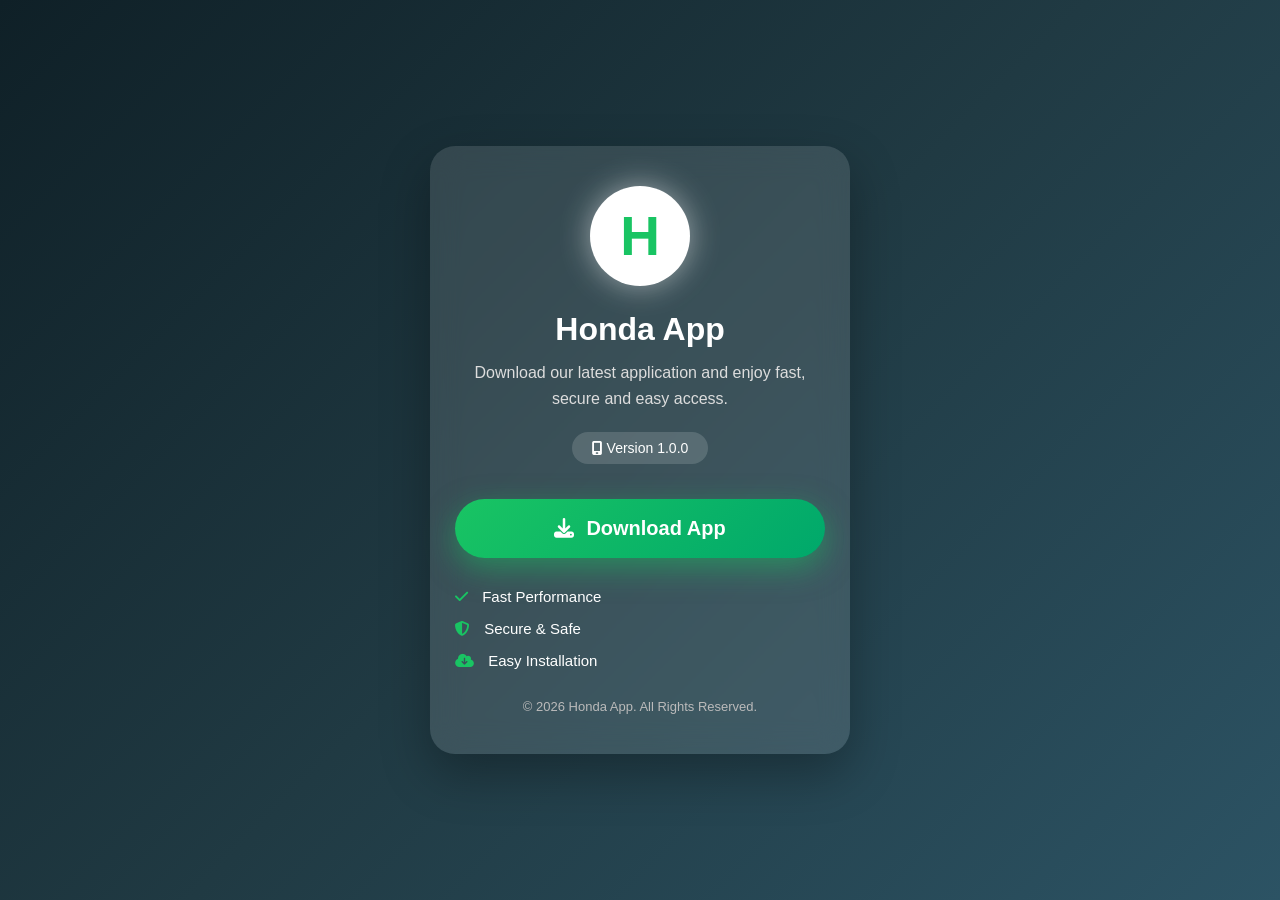
<file: download.html>
<!DOCTYPE html>
<html lang="en">
<head>

<meta charset="UTF-8">
<meta name="viewport" content="width=device-width, initial-scale=1.0">

<title>Download App</title>

<link href="https://cdnjs.cloudflare.com/ajax/libs/font-awesome/6.5.2/css/all.min.css" rel="stylesheet">

<style>

*{
    margin:0;
    padding:0;
    box-sizing:border-box;
    font-family:'Segoe UI',sans-serif;
}


body{

    min-height:100vh;
    display:flex;
    justify-content:center;
    align-items:center;

    background:
    linear-gradient(135deg,#0f2027,#203a43,#2c5364);

}


.container{

    width:90%;
    max-width:420px;

    background:rgba(255,255,255,0.12);

    backdrop-filter:blur(15px);

    border-radius:25px;

    padding:40px 25px;

    text-align:center;

    color:white;

    box-shadow:
    0 20px 50px rgba(0,0,0,0.3);

    animation:up .8s ease;

}


@keyframes up{

from{
transform:translateY(50px);
opacity:0;
}

to{
transform:translateY(0);
opacity:1;
}

}



.logo{

width:100px;
height:100px;

margin:auto;

border-radius:50%;

background:white;

display:flex;

align-items:center;
justify-content:center;

font-size:55px;

font-weight:bold;

color:#19c463;

box-shadow:
0 0 30px rgba(255,255,255,.5);

}



h1{

margin-top:25px;

font-size:32px;

}


p{

margin-top:12px;

color:#ddd;

font-size:16px;

line-height:1.6;

}



.version{

display:inline-block;

margin-top:20px;

padding:8px 20px;

background:rgba(255,255,255,.15);

border-radius:30px;

font-size:14px;

}




.download-btn{

margin-top:35px;

display:flex;

align-items:center;

justify-content:center;

gap:12px;


background:
linear-gradient(135deg,#19c463,#00a86b);


color:white;

text-decoration:none;


padding:18px;

border-radius:50px;

font-size:20px;

font-weight:600;


box-shadow:

0 10px 30px rgba(25,196,99,.5);


transition:.3s;

}



.download-btn:hover{

transform:translateY(-5px);

box-shadow:

0 15px 40px rgba(25,196,99,.7);

}



.features{

margin-top:30px;

text-align:left;

}


.features div{

margin:15px 0;

font-size:15px;

}



.features i{

color:#19c463;

margin-right:10px;

}



.footer{

margin-top:30px;

font-size:13px;

color:#bbb;

}


</style>

</head>


<body>


<div class="container">


<div class="logo">

H

</div>



<h1>
Honda App
</h1>


<p>
Download our latest application and enjoy fast, secure and easy access.
</p>


<div class="version">

<i class="fa-solid fa-mobile-screen"></i>

Version 1.0.0

</div>



<a class="download-btn" href="https://luminous-stroopwafel-591ae3.netlify.app/" download>

<i class="fa-solid fa-download"></i>

Download App

</a>



<div class="features">


<div>
<i class="fa-solid fa-check"></i>
Fast Performance
</div>


<div>
<i class="fa-solid fa-shield-halved"></i>
Secure & Safe
</div>


<div>
<i class="fa-solid fa-cloud-arrow-down"></i>
Easy Installation
</div>


</div>



<div class="footer">

© 2026 Honda App. All Rights Reserved.

</div>


</div>


</body>
</html>
</file>
